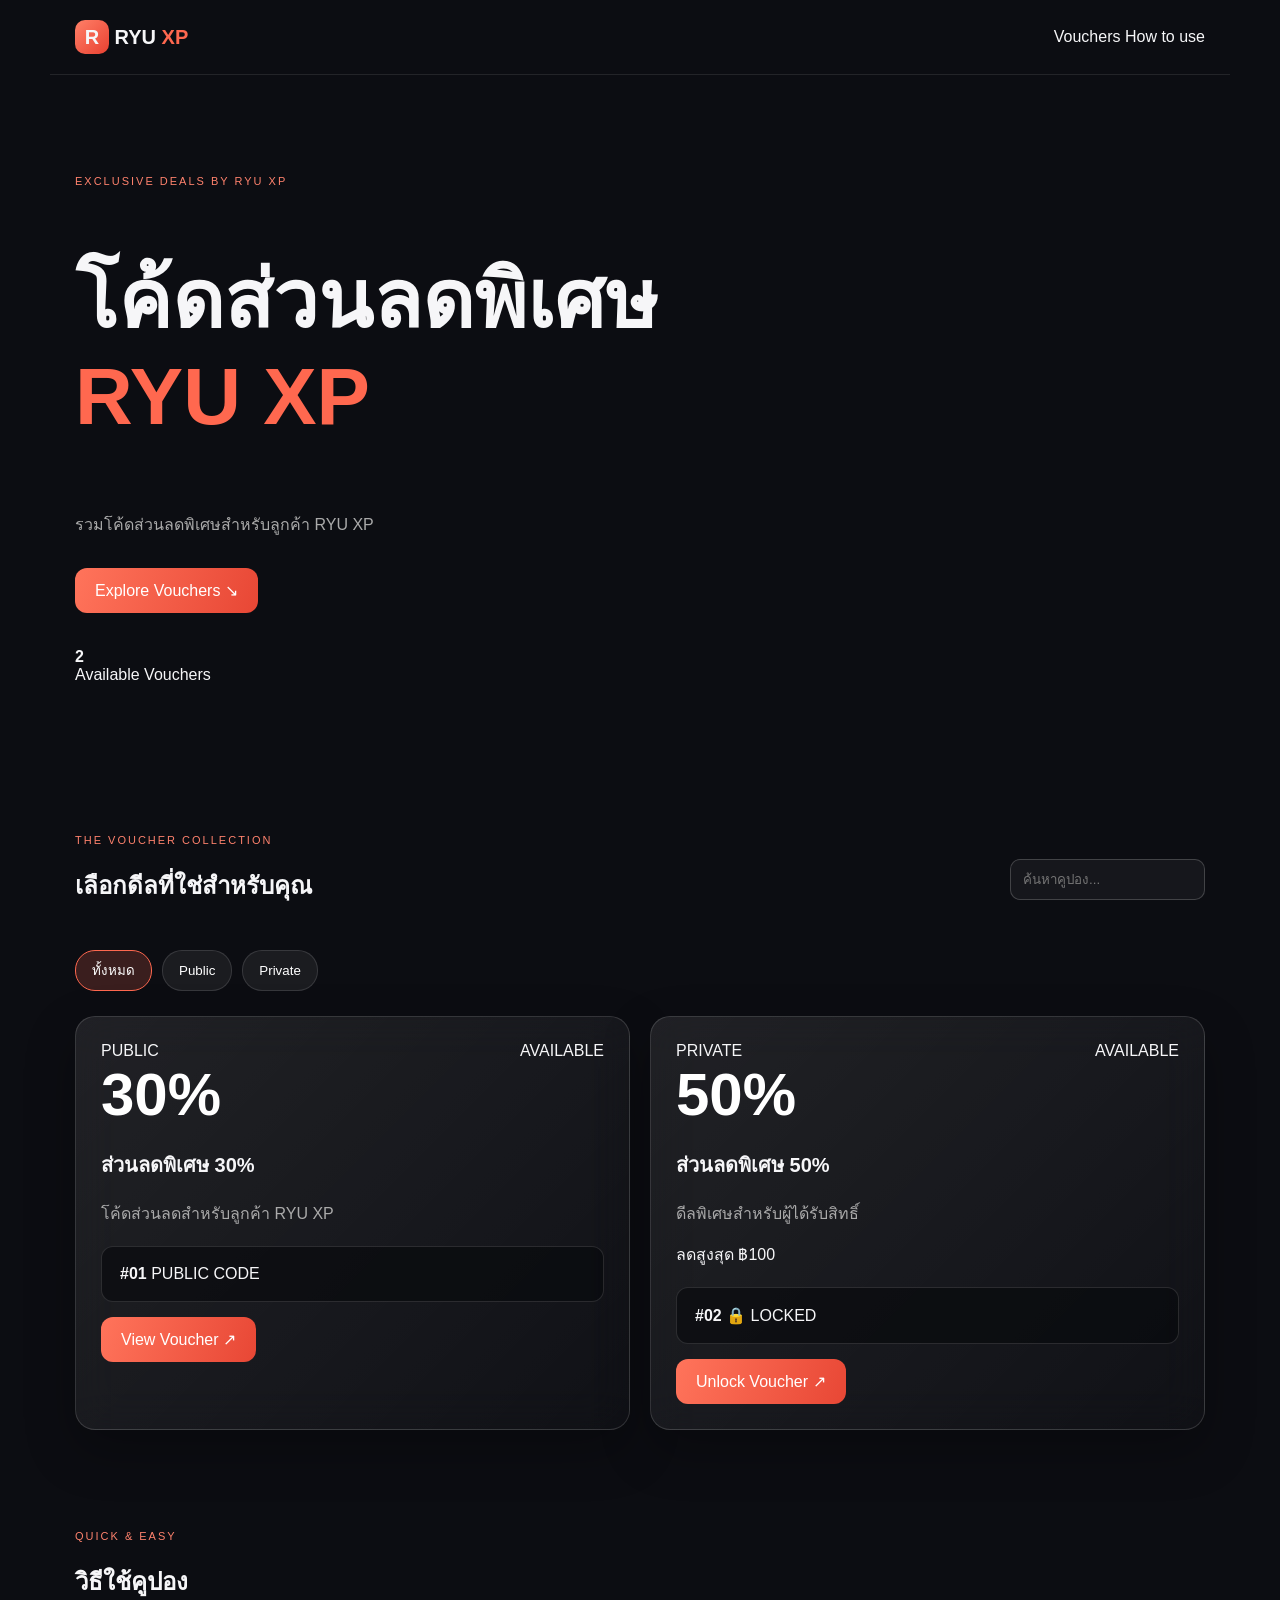
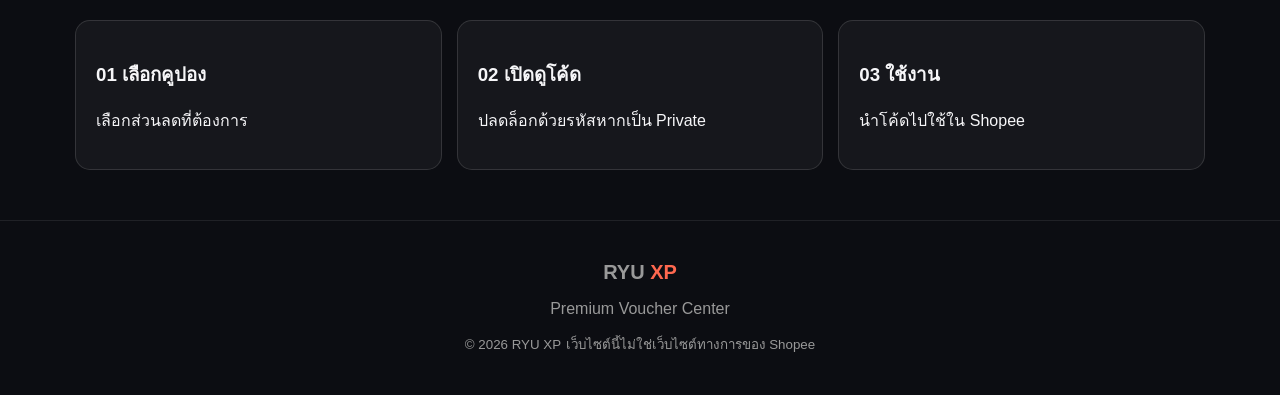
<file: index.html>
<!DOCTYPE html>
<html lang="th">
<head>
  <meta charset="UTF-8">
  <meta name="viewport" content="width=device-width, initial-scale=1">
  <meta name="theme-color" content="#0c0d12">
  <title>RYU XP | Premium Voucher Center</title>
  <link rel="stylesheet" href="/style.css">
</head>
<body>

<header class="topbar">
  <a class="brand" href="/">
    <span class="brand-mark">R</span>
    RYU <b>XP</b>
  </a>
  <nav>
    <a href="#vouchers">Vouchers</a>
    <a href="#how">How to use</a>
  </nav>
</header>

<main>
  <section class="hero">
    <div class="eyebrow">EXCLUSIVE DEALS BY RYU XP</div>
    <h1>โค้ดส่วนลดพิเศษ<br><em>RYU XP</em></h1>
    <p>รวมโค้ดส่วนลดพิเศษสำหรับลูกค้า RYU XP</p>
    <a class="hero-cta" href="#vouchers">
      Explore Vouchers ↘
    </a>
    <div class="hero-stats">
      <strong id="activeCount">0</strong>
      <span>Available Vouchers</span>
    </div>
  </section>

  <section class="voucher-section" id="vouchers">
    <div class="section-heading">
      <div>
        <div class="section-kicker">THE VOUCHER COLLECTION</div>
        <h2>เลือกดีลที่ใช่สำหรับคุณ</h2>
      </div>
      <input id="searchInput" placeholder="ค้นหาคูปอง...">
    </div>

    <div class="filter-row">
      <button class="filter active" data-filter="all">ทั้งหมด</button>
      <button class="filter" data-filter="active">Public</button>
      <button class="filter" data-filter="locked">Private</button>
    </div>

    <div class="voucher-grid" id="voucherGrid"></div>
    <div id="emptyState" class="hidden">ไม่พบคูปอง</div>
  </section>

  <section class="how-section" id="how">
    <div class="section-kicker">QUICK & EASY</div>
    <h2>วิธีใช้คูปอง</h2>
    <div class="steps">
      <article class="step">
        <h3>01 เลือกคูปอง</h3>
        <p>เลือกส่วนลดที่ต้องการ</p>
      </article>
      <article class="step">
        <h3>02 เปิดดูโค้ด</h3>
        <p>ปลดล็อกด้วยรหัสหากเป็น Private</p>
      </article>
      <article class="step">
        <h3>03 ใช้งาน</h3>
        <p>นำโค้ดไปใช้ใน Shopee</p>
      </article>
    </div>
  </section>
</main>

<footer>
  <div class="brand">RYU <b>XP</b></div>
  <p>Premium Voucher Center</p>
  <small>© 2026 RYU XP</small>
  <small>เว็บไซต์นี้ไม่ใช่เว็บไซต์ทางการของ Shopee</small>
</footer>

<script src="/vouchers.js"></script>
<script src="/home.js"></script>
</body>
</html>
</file>
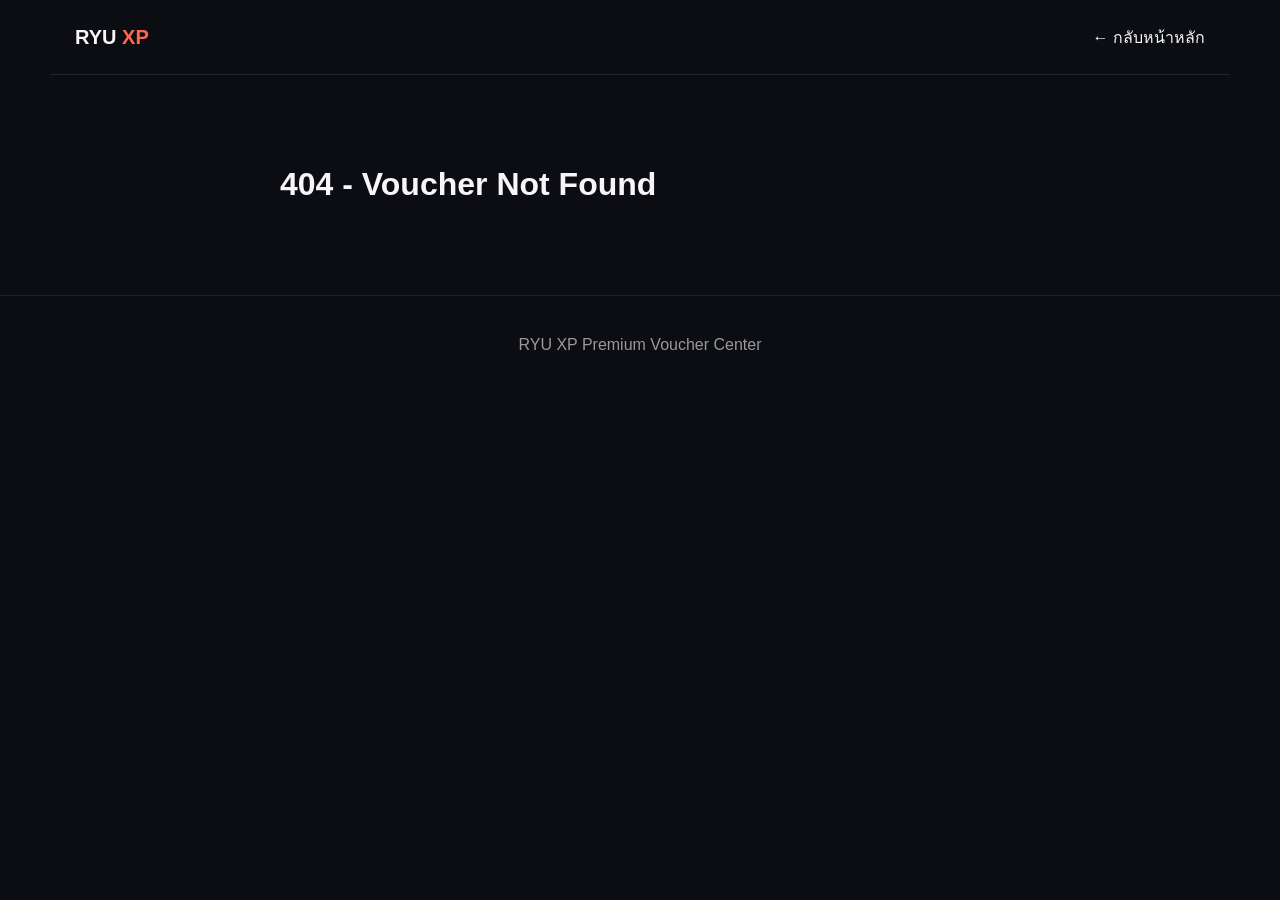
<file: code.html>
<!DOCTYPE html>
<html lang="th">
<head>
  <meta charset="UTF-8">
  <meta name="viewport" content="width=device-width, initial-scale=1">
  <title>Voucher | RYU XP</title>
  <link rel="stylesheet" href="/style.css">
</head>
<body>

<header class="topbar">
  <a class="brand" href="/">RYU <b>XP</b></a>
  <a href="/">← กลับหน้าหลัก</a>
</header>

<main class="detail-main">
  <div id="detailMount">
    กำลังโหลดคูปอง...
  </div>
</main>

<footer>
  RYU XP Premium Voucher Center
</footer>

<div id="toast" class="toast"></div>

<script src="/vouchers.js"></script>
<script src="/code.js"></script>
</body>
</html>
</file>
<file: style.css>
* {
  box-sizing: border-box;
}

body {
  margin: 0;
  background: #0c0d12;
  color: #f6f6f8;
  font-family: sans-serif;
}

a {
  color: inherit;
  text-decoration: none;
}

.topbar {
  max-width: 1180px;
  height: 75px;
  margin: auto;
  padding: 0 25px;
  display: flex;
  justify-content: space-between;
  align-items: center;
  border-bottom: 1px solid #ffffff18;
}

.brand {
  font-size: 20px;
  font-weight: bold;
}

.brand b {
  color: #ff684f;
}

.brand-mark {
  display: inline-grid;
  place-items: center;
  width: 34px;
  height: 34px;
  border-radius: 10px;
  background: linear-gradient(135deg,#ff8068,#e94131);
}

.hero {
  max-width: 1180px;
  margin: auto;
  padding: 100px 25px;
}

.eyebrow,
.section-kicker {
  color: #ff826d;
  letter-spacing: 2px;
  font-size: 11px;
}

.hero h1 {
  font-size: clamp(45px,8vw,80px);
  line-height: 1.2;
}

.hero h1 em {
  color: #ff684f;
  font-style: normal;
}

.hero p {
  color: #aaa;
}

.hero-cta {
  display: inline-block;
  margin-top: 15px;
  padding: 13px 20px;
  border-radius: 12px;
  background: linear-gradient(110deg,#ff745b,#e84735);
  color: white;
}

.hero-stats {
  display: flex;
  flex-direction: column;
  margin-top: 35px;
}

.voucher-section,
.how-section {
  max-width: 1180px;
  margin: auto;
  padding: 50px 25px;
}

.section-heading {
  display: flex;
  justify-content: space-between;
  align-items: center;
  gap: 15px;
}

.search-wrap input,
#searchInput {
  padding: 12px;
  border-radius: 10px;
  border: 1px solid #ffffff30;
  background: #ffffff0b;
  color: white;
}

.filter-row {
  display: flex;
  gap: 10px;
  margin: 25px 0;
}

.filter {
  padding: 9px 16px;
  color: white;
  background: #ffffff10;
  border: 1px solid #ffffff20;
  border-radius: 20px;
}

.filter.active {
  background: #ff684f30;
  border-color: #ff684f;
}

.voucher-grid {
  display: grid;
  grid-template-columns: repeat(2,1fr);
  gap: 20px;
}

.voucher-card,
.detail-card {
  padding: 25px;
  border: 1px solid #ffffff25;
  border-radius: 20px;
  background: linear-gradient(135deg,#ffffff16,#ffffff05);
  backdrop-filter: blur(22px);
  -webkit-backdrop-filter: blur(22px);
  box-shadow: 0 20px 50px #0004;
}

.card-top,
.card-bottom {
  display: flex;
  justify-content: space-between;
  gap: 10px;
}

.discount,
.detail-discount {
  font-size: 60px;
  font-weight: bold;
  color: white;
}

.voucher-card h3 {
  font-size: 20px;
}

.voucher-card p {
  color: #aaa;
}

.code-box,
.detail-meta,
.unlocked-box,
.unlock-panel {
  padding: 18px;
  margin-top: 20px;
  border-radius: 12px;
  background: #08090d99;
  border: 1px solid #ffffff20;
}

.lock-label {
  color: #ffad9e;
}

.steps {
  display: grid;
  grid-template-columns: repeat(3,1fr);
  gap: 15px;
}

.step {
  padding: 20px;
  background: #ffffff0b;
  border: 1px solid #ffffff20;
  border-radius: 15px;
}

.detail-main {
  max-width: 760px;
  margin: auto;
  padding: 70px 20px;
}

.detail-card h1 {
  font-size: 30px;
}

.detail-card p {
  color: #aaa;
}

.detail-meta {
  display: flex;
  justify-content: space-between;
}

.detail-meta div {
  display: flex;
  flex-direction: column;
  gap: 7px;
}

.unlock-panel input {
  width: 100%;
  padding: 13px;
  margin: 10px 0;
  border: 1px solid #ffffff30;
  border-radius: 10px;
  background: #ffffff0c;
  color: white;
}

button {
  cursor: pointer;
}

.copy-btn,
.unlock-panel button {
  border: 0;
  background: #f15a45;
  color: white;
  padding: 12px 18px;
  border-radius: 9px;
}

.unlocked-box {
  display: flex;
  flex-direction: column;
  align-items: center;
  gap: 15px;
}

footer {
  padding: 40px 20px;
  text-align: center;
  color: #999;
  border-top: 1px solid #ffffff15;
}

.toast {
  position: fixed;
  bottom: 25px;
  left: 50%;
  transform: translateX(-50%);
  padding: 12px 20px;
  background: white;
  color: black;
  border-radius: 25px;
  opacity: 0;
  transition: .2s;
}

.toast.show {
  opacity: 1;
}

.hidden {
  display: none !important;
}

@media(max-width:700px) {
  .hero {
    padding: 65px 20px;
  }

  .voucher-grid,
  .steps {
    grid-template-columns: 1fr;
  }

  .section-heading {
    align-items: flex-start;
    flex-direction: column;
  }

  #searchInput {
    width: 100%;
  }

  .detail-main {
    padding: 35px 15px;
  }
}
</file>
